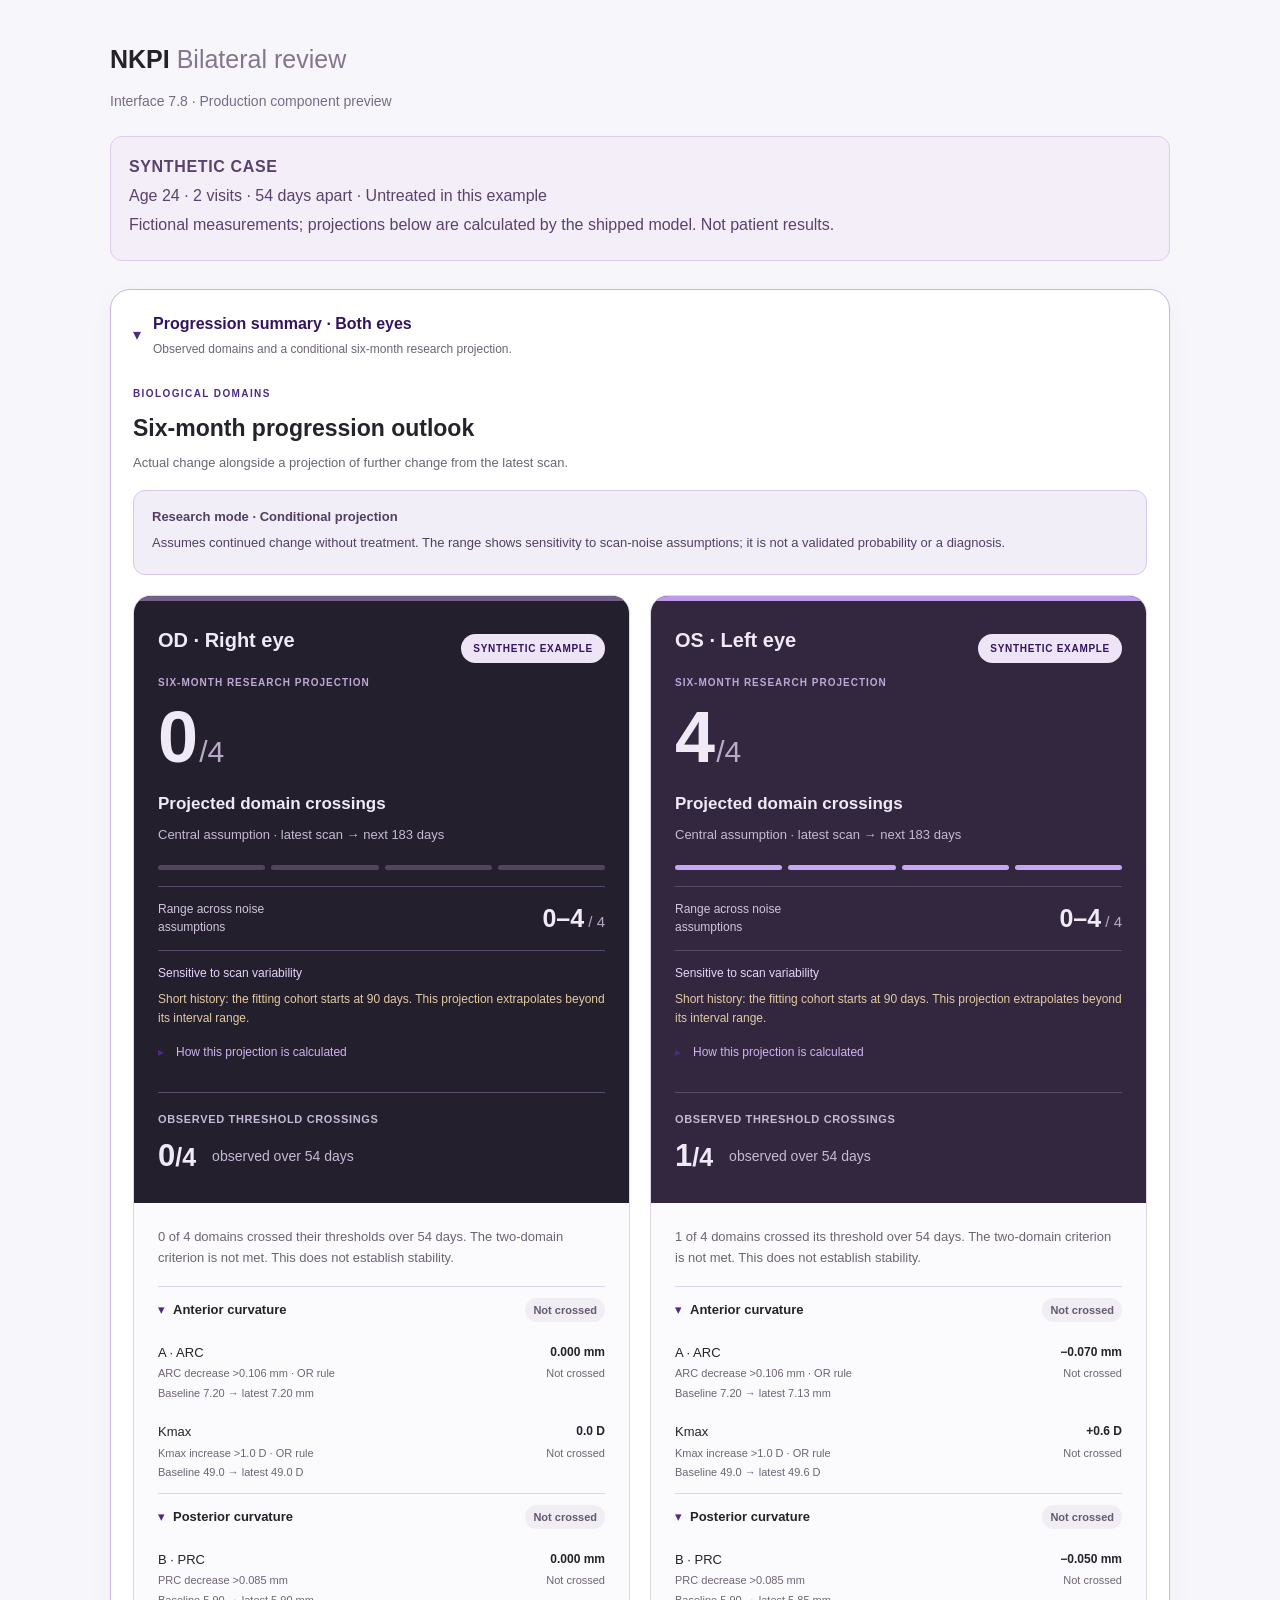
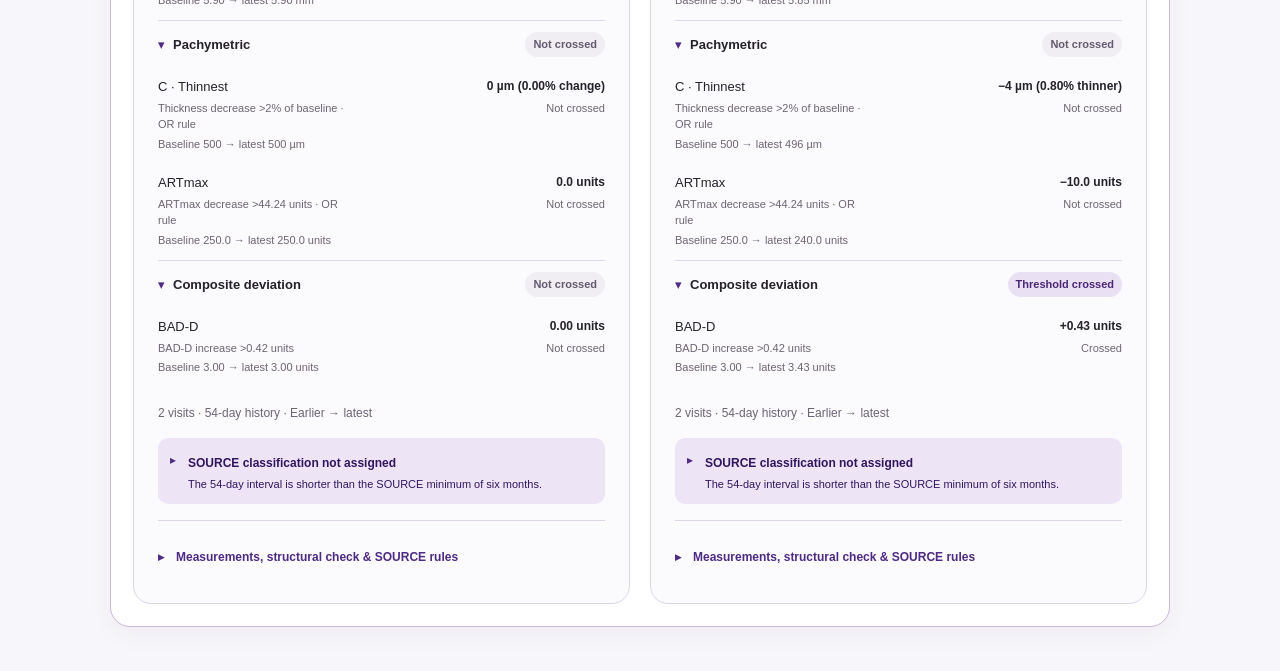
<file: docs/OUTLOOK_PREVIEW.html>
<!doctype html><html lang="en"><head><meta charset="utf-8"><meta name="viewport" content="width=device-width,initial-scale=1"><title>NKPI 7.8 · Synthetic preview</title><link rel="stylesheet" href="../components/app.css"><style>body{padding:28px 12px}main{max-width:1060px;margin:auto}.preview-head{margin:0 0 24px}.preview-head h1{font-size:25px}.preview-head p{color:#786C85;font-size:14px}.preview-case{border:1px solid #DCCCEB;background:#F3EEF8;border-radius:12px;padding:18px;margin:18px 0;color:#59426D}.preview-case p{margin:5px 0}.preview-case strong{letter-spacing:.04em}h2{font-size:23px}details>summary{cursor:pointer}</style></head><body><main><header class="preview-head"><h1>NKPI <span style="font-weight:400;color:#84768F">Bilateral review</span></h1><p>Interface 7.8 · Production component preview</p></header><div class="preview-case"><strong>SYNTHETIC CASE</strong><p>Age 24 · 2 visits · 54 days apart · Untreated in this example</p><p>Fictional measurements; projections below are calculated by the shipped model. Not patient results.</p></div><details class="card progression-drawer" open><summary><span><b>Progression summary · Both eyes</b><small>Observed domains and a conditional six-month research projection.</small></span></summary><div class="progression-intro"><span class="eyebrow">BIOLOGICAL DOMAINS</span><h2>Six-month progression outlook</h2><p>Actual change alongside a projection of further change from the latest scan.</p></div><div class="progression-training-note"><b>Research mode · Conditional projection</b><p>Assumes continued change without treatment. The range shows sensitivity to scan-noise assumptions; it is not a validated probability or a diagnosis.</p></div><div class="eye-grid"><article class="progression-eye" data-progression-eye="OD"><div class="progression-overview"><div class="progression-eye-heading"><h3>OD · Right eye</h3><span class="badge">SYNTHETIC EXAMPLE</span></div><section class="progression-forecast" data-forecast-status="ready"><div class="projection-kicker">SIX-MONTH RESEARCH PROJECTION</div><div class="progression-forecast-value">0<span>/4</span></div><div class="progression-forecast-label">Projected domain crossings</div><p>Central assumption · latest scan → next 183 days</p><div class="projection-segments" aria-hidden="true"><span class=""></span><span class=""></span><span class=""></span><span class=""></span></div><div class="projection-range"><span>Range across noise assumptions</span><strong>0–4<small> / 4</small></strong></div><div class="projection-sensitivity">Sensitive to scan variability</div><p class="projection-context">Short history: the fitting cohort starts at 90 days. This projection extrapolates beyond its interval range.</p><details class="progression-forecast-definition"><summary>How this projection is calculated</summary><p>The eye’s recent change is combined with a joint trend distribution fitted to 179 eligible eyes from 101 patients. Uncertain trends are tempered according to assumed scan noise. The same four thresholds are then applied using the latest scan as the new reference. Already observed crossings are not added to this count.</p><table class="projection-scenarios"><thead><tr><th>Noise assumption</th><th>Count</th><th>Range</th></tr></thead><tbody><tr><td>Lower assumed noise</td><td>0/4</td><td>0–2</td></tr><tr><td>Central assumption</td><td>0/4</td><td>0–3</td></tr><tr><td>Higher assumed noise</td><td>0/4</td><td>0–4</td></tr><tr><td>Shared measurement error</td><td>0/4</td><td>0–4</td></tr></tbody></table><p>The displayed range combines central 90% simulation ranges under lower, central, higher and correlated scan-noise assumptions. The noise settings are sensitivity assumptions scaled to the domain thresholds, not measured repeatability limits. The count comes from projected central values, not from averaging domain votes.</p><p>This assumes continued change without treatment and comparable scans. It is not a probability, diagnosis or validated forecast. There are no third visits to test two-visit forecasts. Cohort-parameter uncertainty, future changes in trend and all clinical sources of variability are not included. Age does not automatically reduce the projected trend.</p><p>The JSON download includes this research projection and its assumptions. The NKPI score and PDF remain separate.</p></details></section><div class="progression-observed-label">Observed threshold crossings</div><div class="progression-count"><b>0<span>/4</span></b><span>observed over 54 days</span></div></div><div class="progression-detail"><p class="progression-reason">0 of 4 domains crossed their thresholds over 54 days. The two-domain criterion is not met. This does not establish stability.</p><details class="progression-domain" data-domain="anterior" open><summary><span class="progression-domain-name">Anterior curvature</span><span class="progression-domain-status not-crossed">Not crossed</span></summary><div class="progression-component"><span>A · ARC</span><strong>0.000 mm</strong><small>ARC decrease &gt;0.106 mm · OR rule</small><span class="progression-component-result">Not crossed</span><small class="progression-component-visits">Baseline 7.20 → latest 7.20 mm</small></div><div class="progression-component"><span>Kmax</span><strong>0.0 D</strong><small>Kmax increase &gt;1.0 D · OR rule</small><span class="progression-component-result">Not crossed</span><small class="progression-component-visits">Baseline 49.0 → latest 49.0 D</small></div></details><details class="progression-domain" data-domain="posterior" open><summary><span class="progression-domain-name">Posterior curvature</span><span class="progression-domain-status not-crossed">Not crossed</span></summary><div class="progression-component"><span>B · PRC</span><strong>0.000 mm</strong><small>PRC decrease &gt;0.085 mm</small><span class="progression-component-result">Not crossed</span><small class="progression-component-visits">Baseline 5.90 → latest 5.90 mm</small></div></details><details class="progression-domain" data-domain="pachymetric" open><summary><span class="progression-domain-name">Pachymetric</span><span class="progression-domain-status not-crossed">Not crossed</span></summary><div class="progression-component"><span>C · Thinnest</span><strong>0 µm (0.00% change)</strong><small>Thickness decrease &gt;2% of baseline · OR rule</small><span class="progression-component-result">Not crossed</span><small class="progression-component-visits">Baseline 500 → latest 500 µm</small></div><div class="progression-component"><span>ARTmax</span><strong>0.0 units</strong><small>ARTmax decrease &gt;44.24 units · OR rule</small><span class="progression-component-result">Not crossed</span><small class="progression-component-visits">Baseline 250.0 → latest 250.0 units</small></div></details><details class="progression-domain" data-domain="composite" open><summary><span class="progression-domain-name">Composite deviation</span><span class="progression-domain-status not-crossed">Not crossed</span></summary><div class="progression-component"><span>BAD-D</span><strong>0.00 units</strong><small>BAD-D increase &gt;0.42 units</small><span class="progression-component-result">Not crossed</span><small class="progression-component-visits">Baseline 3.00 → latest 3.00 units</small></div></details><p class="progression-meta">2 visits · 54-day history · Earlier → latest</p><details class="progression-evidence"><summary><span><b>SOURCE classification not assigned</b><small>The 54-day interval is shorter than the SOURCE minimum of six months.</small></span></summary><p>Threshold crossings are shown, but the study classification cannot be assigned from this comparison.</p><ul><li>The 54-day interval is shorter than the SOURCE minimum of six months.</li></ul></details><details class="progression-values"><summary>Measurements, structural check &amp; SOURCE rules</summary><div class="progression-structural"><b>0 / 3 structural domains cross thresholds</b><p>Sensitivity check: the ≥2-of-3 structural criterion is not met. This uses anterior curvature (ARC or Kmax), posterior curvature and pachymetry (thickness or ARTmax). BAD-D is excluded because it overlaps these measurements.</p></div><div class="table-wrap"><table><caption class="sr-only">OD · Right eye baseline and latest measurements</caption><thead><tr><th>Measurement</th><th>Baseline</th><th>Latest</th><th>Change</th></tr></thead><tbody><tr><th scope="row">A · ARC<small>mm</small></th><td>7.20</td><td>7.20</td><td>0.000</td></tr><tr><th scope="row">B · PRC<small>mm</small></th><td>5.90</td><td>5.90</td><td>0.000</td></tr><tr><th scope="row">C · Thinnest<small>µm</small></th><td>500</td><td>500</td><td>0</td></tr><tr><th scope="row">Kmax<small>D</small></th><td>49.0</td><td>49.0</td><td>0.0</td></tr><tr><th scope="row">BAD-D<small>units</small></th><td>3.00</td><td>3.00</td><td>0.00</td></tr><tr><th scope="row">ARTmax<small>units</small></th><td>250.0</td><td>250.0</td><td>0.0</td></tr></tbody></table></div><p>Thickness decrease = 100 × (baseline − latest) / baseline. Each domain contributes at most one point. Strict greater-than thresholds are applied to the entered values before display rounding. A value exactly at the threshold does not cross it. Raw radii are used, not ABCD stage scores.</p><p>SOURCE P0175 resubmission, pages 3–4: the research endpoint requires ≥2 of 4 domains in an eligible comparison. The 0–1 domain result means the threshold criterion is not met; missing or unreliable values are indeterminate, not stable.</p><p>Study comparisons require baseline age 18–50, acceptable same-eye pretreatment scans at least six calendar months apart, and all six verified measurements. Prior corneal procedures, scans across treatment, documented scarring >1 mm and other protocol exclusions need source-record review. Scarring, contact-lens washout and full study enrollment eligibility are not assessed here. Missing information is not evidence of absence.</p><p>Prespecified research criteria, not a validated diagnosis, progression probability or CXL recommendation. The thresholds have not been validated here for post-CXL monitoring. Neither age nor interval adds domain points. This panel does not change NKPI or its PDF. The JSON export includes the separately labelled research projection.</p></details></div></article><article class="progression-eye" data-progression-eye="OS"><div class="progression-overview has-crossings"><div class="progression-eye-heading"><h3>OS · Left eye</h3><span class="badge">SYNTHETIC EXAMPLE</span></div><section class="progression-forecast" data-forecast-status="ready"><div class="projection-kicker">SIX-MONTH RESEARCH PROJECTION</div><div class="progression-forecast-value">4<span>/4</span></div><div class="progression-forecast-label">Projected domain crossings</div><p>Central assumption · latest scan → next 183 days</p><div class="projection-segments" aria-hidden="true"><span class="filled"></span><span class="filled"></span><span class="filled"></span><span class="filled"></span></div><div class="projection-range"><span>Range across noise assumptions</span><strong>0–4<small> / 4</small></strong></div><div class="projection-sensitivity">Sensitive to scan variability</div><p class="projection-context">Short history: the fitting cohort starts at 90 days. This projection extrapolates beyond its interval range.</p><details class="progression-forecast-definition"><summary>How this projection is calculated</summary><p>The eye’s recent change is combined with a joint trend distribution fitted to 179 eligible eyes from 101 patients. Uncertain trends are tempered according to assumed scan noise. The same four thresholds are then applied using the latest scan as the new reference. Already observed crossings are not added to this count.</p><table class="projection-scenarios"><thead><tr><th>Noise assumption</th><th>Count</th><th>Range</th></tr></thead><tbody><tr><td>Lower assumed noise</td><td>4/4</td><td>3–4</td></tr><tr><td>Central assumption</td><td>4/4</td><td>1–4</td></tr><tr><td>Higher assumed noise</td><td>3/4</td><td>0–4</td></tr><tr><td>Shared measurement error</td><td>3/4</td><td>0–4</td></tr></tbody></table><p>The displayed range combines central 90% simulation ranges under lower, central, higher and correlated scan-noise assumptions. The noise settings are sensitivity assumptions scaled to the domain thresholds, not measured repeatability limits. The count comes from projected central values, not from averaging domain votes.</p><p>This assumes continued change without treatment and comparable scans. It is not a probability, diagnosis or validated forecast. There are no third visits to test two-visit forecasts. Cohort-parameter uncertainty, future changes in trend and all clinical sources of variability are not included. Age does not automatically reduce the projected trend.</p><p>The JSON download includes this research projection and its assumptions. The NKPI score and PDF remain separate.</p></details></section><div class="progression-observed-label">Observed threshold crossings</div><div class="progression-count"><b>1<span>/4</span></b><span>observed over 54 days</span></div></div><div class="progression-detail"><p class="progression-reason">1 of 4 domains crossed its threshold over 54 days. The two-domain criterion is not met. This does not establish stability.</p><details class="progression-domain" data-domain="anterior" open><summary><span class="progression-domain-name">Anterior curvature</span><span class="progression-domain-status not-crossed">Not crossed</span></summary><div class="progression-component"><span>A · ARC</span><strong>−0.070 mm</strong><small>ARC decrease &gt;0.106 mm · OR rule</small><span class="progression-component-result">Not crossed</span><small class="progression-component-visits">Baseline 7.20 → latest 7.13 mm</small></div><div class="progression-component"><span>Kmax</span><strong>+0.6 D</strong><small>Kmax increase &gt;1.0 D · OR rule</small><span class="progression-component-result">Not crossed</span><small class="progression-component-visits">Baseline 49.0 → latest 49.6 D</small></div></details><details class="progression-domain" data-domain="posterior" open><summary><span class="progression-domain-name">Posterior curvature</span><span class="progression-domain-status not-crossed">Not crossed</span></summary><div class="progression-component"><span>B · PRC</span><strong>−0.050 mm</strong><small>PRC decrease &gt;0.085 mm</small><span class="progression-component-result">Not crossed</span><small class="progression-component-visits">Baseline 5.90 → latest 5.85 mm</small></div></details><details class="progression-domain" data-domain="pachymetric" open><summary><span class="progression-domain-name">Pachymetric</span><span class="progression-domain-status not-crossed">Not crossed</span></summary><div class="progression-component"><span>C · Thinnest</span><strong>−4 µm (0.80% thinner)</strong><small>Thickness decrease &gt;2% of baseline · OR rule</small><span class="progression-component-result">Not crossed</span><small class="progression-component-visits">Baseline 500 → latest 496 µm</small></div><div class="progression-component"><span>ARTmax</span><strong>−10.0 units</strong><small>ARTmax decrease &gt;44.24 units · OR rule</small><span class="progression-component-result">Not crossed</span><small class="progression-component-visits">Baseline 250.0 → latest 240.0 units</small></div></details><details class="progression-domain" data-domain="composite" open><summary><span class="progression-domain-name">Composite deviation</span><span class="progression-domain-status crossed">Threshold crossed</span></summary><div class="progression-component"><span>BAD-D</span><strong>+0.43 units</strong><small>BAD-D increase &gt;0.42 units</small><span class="progression-component-result">Crossed</span><small class="progression-component-visits">Baseline 3.00 → latest 3.43 units</small></div></details><p class="progression-meta">2 visits · 54-day history · Earlier → latest</p><details class="progression-evidence"><summary><span><b>SOURCE classification not assigned</b><small>The 54-day interval is shorter than the SOURCE minimum of six months.</small></span></summary><p>Threshold crossings are shown, but the study classification cannot be assigned from this comparison.</p><ul><li>The 54-day interval is shorter than the SOURCE minimum of six months.</li></ul></details><details class="progression-values"><summary>Measurements, structural check &amp; SOURCE rules</summary><div class="progression-structural"><b>0 / 3 structural domains cross thresholds</b><p>Sensitivity check: the ≥2-of-3 structural criterion is not met. This uses anterior curvature (ARC or Kmax), posterior curvature and pachymetry (thickness or ARTmax). BAD-D is excluded because it overlaps these measurements.</p></div><div class="table-wrap"><table><caption class="sr-only">OS · Left eye baseline and latest measurements</caption><thead><tr><th>Measurement</th><th>Baseline</th><th>Latest</th><th>Change</th></tr></thead><tbody><tr><th scope="row">A · ARC<small>mm</small></th><td>7.20</td><td>7.13</td><td>−0.070</td></tr><tr><th scope="row">B · PRC<small>mm</small></th><td>5.90</td><td>5.85</td><td>−0.050</td></tr><tr><th scope="row">C · Thinnest<small>µm</small></th><td>500</td><td>496</td><td>−4</td></tr><tr><th scope="row">Kmax<small>D</small></th><td>49.0</td><td>49.6</td><td>+0.6</td></tr><tr><th scope="row">BAD-D<small>units</small></th><td>3.00</td><td>3.43</td><td>+0.43</td></tr><tr><th scope="row">ARTmax<small>units</small></th><td>250.0</td><td>240.0</td><td>−10.0</td></tr></tbody></table></div><p>Thickness decrease = 100 × (baseline − latest) / baseline. Each domain contributes at most one point. Strict greater-than thresholds are applied to the entered values before display rounding. A value exactly at the threshold does not cross it. Raw radii are used, not ABCD stage scores.</p><p>SOURCE P0175 resubmission, pages 3–4: the research endpoint requires ≥2 of 4 domains in an eligible comparison. The 0–1 domain result means the threshold criterion is not met; missing or unreliable values are indeterminate, not stable.</p><p>Study comparisons require baseline age 18–50, acceptable same-eye pretreatment scans at least six calendar months apart, and all six verified measurements. Prior corneal procedures, scans across treatment, documented scarring >1 mm and other protocol exclusions need source-record review. Scarring, contact-lens washout and full study enrollment eligibility are not assessed here. Missing information is not evidence of absence.</p><p>Prespecified research criteria, not a validated diagnosis, progression probability or CXL recommendation. The thresholds have not been validated here for post-CXL monitoring. Neither age nor interval adds domain points. This panel does not change NKPI or its PDF. The JSON export includes the separately labelled research projection.</p></details></div></article></div></details></main></body></html>
</file>
<file: components/app.css>
:root{color-scheme:light;--purple:#4E2A84;--dark:#32145F;--light:#EDE5F5;--bg:#F7F6FA;--text:#25222A;--muted:#6D6474;--border:#DDD4E8}*{box-sizing:border-box}html,body{margin:0;height:auto;min-height:0;background:var(--bg);color:var(--text);font-family:-apple-system,BlinkMacSystemFont,"Segoe UI",Arial,sans-serif;line-height:1.5}#app{max-width:1080px;margin:0 auto;padding:4px 16px 18px}h1{font-size:28px;line-height:1.25;margin:16px 0}h2{font-size:24px;margin:0 0 16px}h3{font-size:18px;margin:0 0 12px}.utility{display:flex;align-items:center;justify-content:space-between;gap:12px;margin:6px 0 16px;font-size:12px;color:var(--muted)}.utility div,.actions{display:flex;flex-wrap:wrap;gap:8px}button{border:1px solid var(--border);border-radius:999px;background:#fff;color:var(--dark);font:inherit;font-size:13px;font-weight:650;padding:10px 17px;cursor:pointer;min-height:42px}button:hover{background:var(--light);border-color:var(--purple)}button.primary{color:#fff;background:var(--purple);border-color:var(--purple)}button:disabled{opacity:.45;cursor:not-allowed}button:focus-visible,input:focus-visible,select:focus-visible,summary:focus-visible{outline:3px solid #9A7BC6;outline-offset:2px}iframe{display:block;width:100%;border:0;background:var(--bg)}#extractor-frame{min-height:870px}#cornea-frame{height:700px}.card,.clinical-card{background:#fff;border:1px solid var(--border);border-radius:20px;padding:22px;margin:16px 0;box-shadow:0 8px 26px rgba(50,20,95,.04)}summary{cursor:pointer;display:flex;align-items:center;gap:12px;list-style:none}summary:before{content:"▸";color:var(--purple)}details[open]>summary:before{content:"▾"}summary small{display:block;font-size:13px;color:var(--muted);font-weight:400;margin-top:3px}.eye-grid{display:grid;grid-template-columns:1fr 1fr;gap:20px;align-items:start}.eye-editor{border:1px solid var(--border);border-radius:16px;padding:18px;min-width:0}.editor-title{display:flex;align-items:center;justify-content:space-between;gap:10px;margin-bottom:16px;font-size:17px;font-weight:700}.editor-title select{max-width:135px}.field{display:flex;flex-direction:column;gap:6px;font-size:13px;font-weight:600}.editor-settings,.quality-grid{display:grid;grid-template-columns:1fr 1fr;gap:10px;margin-bottom:15px}.editor-settings:has([hidden]),.quality-grid:has(>:only-child){grid-template-columns:1fr}.field input,select,input[type=number]{width:100%;min-width:0;min-height:43px;border:1px solid #D8CEE5;border-radius:9px;padding:9px 10px;background:#fff;color:var(--text);font:inherit;font-size:15px}.entry-header,.entry-row{display:grid;grid-template-columns:1.05fr 1fr;gap:9px;align-items:center;margin:10px 0}.paired .entry-header,.paired .entry-row{grid-template-columns:1fr .8fr .8fr}.entry-header{font-size:11px;color:var(--muted);text-transform:uppercase;letter-spacing:.06em}.entry-label{font-size:13px;font-weight:650}.entry-label small{display:block;font-size:11px;color:var(--muted);font-weight:400}.check{display:flex;gap:9px;align-items:flex-start;font-size:13px;font-weight:500}.check input{accent-color:var(--purple);width:17px;height:17px;flex-shrink:0;margin-top:3px}.eligibility{margin-top:15px;padding:12px;background:var(--light);border-radius:10px}.form-footer{display:flex;align-items:center;justify-content:space-between;gap:16px;padding-top:22px}.notice{border:1px solid var(--border);border-radius:12px;padding:14px 16px;background:var(--light);margin:14px 0;font-size:14px}.notice.error{background:#FFF2F1;border-color:#E5B5B2;color:#88271F}.notice.success{background:#EFF8F1;color:#255D38;border-color:#C9DCCD}.notice.warning{background:#FFF8E8;border-color:#E9D4A8;color:#745017}.muted{color:var(--muted);font-size:13px}.micro{font-size:11px;color:var(--muted)}.section-head{display:flex;align-items:center;justify-content:space-between;gap:12px}.badge{border-radius:99px;background:var(--light);color:var(--dark);padding:7px 12px;font-size:10px;font-weight:700;letter-spacing:.07em}.score-label{font-size:11px;text-transform:uppercase;color:var(--dark);letter-spacing:.1em;font-weight:700}.score-number{font-size:60px;line-height:1.25;color:var(--purple);font-weight:780;margin:10px 0 0}.score-number span{font-size:22px;color:var(--muted)}.score-sub{font-size:14px;font-weight:600;color:var(--muted);margin-top:6px}.score-card{text-align:center}.gauge-labels{display:flex;justify-content:space-between;font-size:11px;color:var(--muted)}.gauge{position:relative;height:16px;border-radius:99px;background:linear-gradient(90deg,#2E7D32 0%,#8DBB53 28%,#F4C95D 55%,#E58A45 75%,#B3261E 100%);margin:14px 2px 32px}.marker{position:absolute;top:-7px;width:3px;height:30px;background:#21152D;transform:translateX(-1px)}.marker:after{content:"This eye";position:absolute;top:31px;left:50%;transform:translateX(-50%);white-space:nowrap;font-size:10px;font-weight:700}.interpretation{background:var(--light);color:var(--dark);padding:15px;border-radius:13px;font-size:14px;line-height:1.65}.reason-up,.reason-down{border-left:4px solid #B3261E;border-radius:12px;padding:14px 15px;margin:10px 0;background:#FFF4F3;font-size:13px}.reason-down{border-left-color:#2E7D32;background:#F1FAF3}.clinical-card .score-label{margin-bottom:10px}.audit{margin-top:14px}.audit .table-wrap{margin-top:12px}.table-wrap{overflow:auto;max-width:100%}table{border-collapse:collapse;width:100%;font-size:12px;text-align:left}th,td{border-bottom:1px solid #E9E3EF;padding:8px 5px;vertical-align:top}th{color:var(--dark);font-weight:650;background:#F7F4FA}td.num{font-variant-numeric:tabular-nums}.result-actions{display:flex;gap:8px;flex-wrap:wrap;margin:16px 0}.limits p{font-size:13px}.viewer-heading{padding-top:24px;border-top:1px solid var(--border);margin-top:26px}.eyebrow{color:var(--purple);font-size:10px;font-weight:700;letter-spacing:.14em}.hash{font:10px ui-monospace,SFMono-Regular,Consolas,monospace;overflow-wrap:anywhere}footer{display:flex;align-items:center;justify-content:space-between;gap:12px;margin:20px 0;color:var(--muted);font-size:11px}dialog{max-width:480px;border:1px solid var(--border);border-radius:20px;padding:28px;color:var(--text)}dialog::backdrop{background:rgba(35,20,50,.35)}[hidden]{display:none!important}@media(max-width:700px){#app{padding:4px 8px 12px}.utility{flex-direction:column;align-items:flex-start}.eye-grid{grid-template-columns:1fr}.card,.clinical-card{padding:17px}.form-footer,footer{flex-direction:column;align-items:stretch}.editor-title{font-size:16px}.score-number{font-size:54px}h1{font-size:24px}button{font-size:12px}.entry-label{font-size:12px}#extractor-frame{min-height:900px}}

.reset-panel{background:#F1EAF8;border-color:#9D83BC}.reset-panel h2{font-size:21px}.reset-panel p{font-size:14px}
/* v4.1 original report map gallery; matches the existing purple interface. */
.viewer-tabs{display:flex;gap:6px;background:#ECE6F2;border:1px solid var(--border);border-radius:14px;padding:5px;margin:12px 0}
.viewer-tabs button{flex:1;border:0;border-radius:10px;background:transparent;white-space:normal}
.viewer-tabs button.active{background:var(--purple);color:#fff}
.report-gallery{margin-top:8px}.report-gallery .section-head{align-items:flex-start}.report-gallery h2{margin-bottom:4px}
.report-tools{display:flex;align-items:end;gap:14px;flex-wrap:wrap}.report-tools .field{min-width:190px}.report-tools>span{flex:1}
.report-thumbnails{display:flex;gap:10px;overflow-x:auto;padding:8px 2px 12px;margin:10px 0;scrollbar-width:thin}
.report-thumb{flex:0 0 155px;display:flex;flex-direction:column;align-items:stretch;text-align:left;gap:8px;border-radius:12px;padding:9px;white-space:normal;font-size:11px;line-height:1.4}
.report-thumb img{width:135px;height:100px;object-fit:contain;background:#F5F3F8;border-radius:6px}
.report-thumb[aria-pressed=true]{border:2px solid var(--purple);padding:8px;background:var(--light)}
.report-caption{display:flex;flex-direction:column;gap:3px;margin:8px 0}.report-caption b{font-size:14px;color:var(--dark)}
.report-image-wrap{width:100%;height:auto;max-height:780px;overflow:auto;background:#F1EEF5;border:1px solid var(--border);border-radius:12px}
#report-image{display:block;max-width:none;width:100%;height:auto;margin:0 auto}.report-zoom{display:flex;gap:6px;margin:10px 0}
#report-dialog{width:min(1200px,96vw);max-width:96vw;max-height:94vh;padding:20px;border:1px solid var(--border);border-radius:18px}
#report-dialog h2{font-size:20px;margin:0}.dialog-report-wrap{overflow:auto;max-height:75vh}.dialog-report-wrap img{display:block;width:100%;height:auto}
@media(max-width:700px){.viewer-tabs{flex-direction:column}.report-gallery .section-head{display:block}.report-tools{align-items:stretch}.report-tools .field{width:100%}.report-thumb{flex-basis:132px}.report-thumb img{width:112px;height:84px}.report-zoom button{padding:8px 11px}.report-image-wrap{max-height:600px}}

/* Inline expansion avoids an off-screen native modal in a tall Streamlit iframe. */
#report-dialog{width:100%;max-width:none;max-height:none;padding:16px;margin:12px 0;background:#F8F5FB}
#report-dialog .section-head{position:sticky;top:0;background:#F8F5FB;padding-bottom:10px}
#report-dialog .dialog-report-wrap{max-height:850px;border:1px solid var(--border);border-radius:10px;background:#fff;overflow:auto}
#report-dialog .dialog-report-wrap img{width:125%;min-width:1000px;max-width:none;height:auto}
/* v4.3 stable, readable ranked comparison. No data hidden behind a closed tab. */
.ranked-audit{padding:20px 16px}.ranked-audit>summary{font-size:17px;min-height:34px;line-height:1.35}
.ranked-audit[open]>summary{margin-bottom:14px}.impact-intro p,.impact-method{font-size:12px;color:var(--muted);line-height:1.6}
.impact-badge{display:inline-block;background:var(--light);color:var(--dark);border-radius:999px;padding:5px 10px;font-size:10px;font-weight:750}
.impact-key{display:flex;justify-content:space-between;gap:12px;font-size:11px;margin:14px 0 4px}
.impact-up{color:#9D3827}.impact-down{color:#246543}.impact-neutral{color:#6D6474}
.impact-table{font-size:12px;min-width:430px;table-layout:fixed}.impact-table thead th{font-size:10px;padding:10px 5px}
.impact-table thead th:first-child{width:29%}.impact-table thead th:nth-child(2){width:23%}.impact-table thead th:nth-child(3){width:21%}.impact-table thead th:last-child{width:27%}
.impact-table tbody th{background:transparent;color:var(--text);font-size:12px;font-weight:650;padding:12px 4px}
.impact-table td{padding:12px 5px}.impact-table tr:nth-child(1){background:#F9F6FD}.impact-table tr:nth-child(2){background:#FDFBFF}
.impact-rank{display:inline-flex;align-items:center;justify-content:center;border-radius:6px;background:#EEE7F5;color:var(--purple);width:18px;height:20px;font-size:10px;margin:0 4px 5px 0;vertical-align:top}
.impact-name{display:inline-block;max-width:calc(100% - 26px)}.impact-table small{display:block;font-size:10px;font-weight:400;line-height:1.45;margin-top:4px;color:var(--muted);overflow-wrap:anywhere}
.impact-table .training-warning{color:#916326}.impact-table td b{font-size:13px;white-space:nowrap}
.impact-meter{display:block;height:8px;background:#F0EDF4;border-radius:2px;position:relative;margin:7px 0 5px;overflow:hidden}.impact-zero{position:absolute;left:50%;top:0;bottom:0;border-left:1px solid #7B7188;z-index:2}
.impact-fill{position:absolute;height:100%;border-radius:2px}.impact-fill.impact-up{background:#C97866}.impact-fill.impact-down{background:#599876}
.technical-audit{border-top:1px solid var(--border);margin-top:18px;padding-top:14px;font-size:13px}.technical-audit summary{min-height:32px}
.sr-only{position:absolute;width:1px;height:1px;margin:-1px;padding:0;overflow:hidden;clip:rect(0,0,0,0);white-space:nowrap;border:0}
.eye-grid>section{min-width:0}.impact-wrap:focus-visible{outline:2px solid #9272BA}
@media(max-width:700px){.ranked-audit{padding:15px 11px}.ranked-audit>summary{font-size:16px}}
.current-impact-score{display:block;font-size:13px;color:var(--dark);margin-top:10px}

/* v7.4: collapsed SOURCE-domain panel; scoped to preserve the existing UI. */
.progression-drawer{margin-top:28px;border-color:#C9B6DD}
.progression-drawer>summary{min-height:46px;color:var(--dark)}
.progression-drawer>summary small{display:block;color:var(--muted);font-size:12px;font-weight:400;margin-top:4px}
.progression-intro{margin:22px 0 18px}.progression-intro h2{margin:7px 0;font-size:23px}.progression-intro p{font-size:13px;color:var(--muted);margin:0;max-width:750px}
.progression-eye{background:#FBFAFD;border:1px solid var(--border);border-radius:18px;padding:0;min-width:0;overflow:hidden}
.progression-overview{background:#241F2D;color:#F0EAF7;padding:24px;border-top:5px solid #746189;min-height:300px}
.progression-overview.has-crossings{background:#32273F;border-top-color:#BE9BE9}
.progression-detail{padding:24px}
.progression-training-note{background:#F5F0E8;border:1px solid #DCCBAF;border-radius:12px;padding:16px 18px;margin-bottom:20px;color:#694D25;font-size:13px;line-height:1.5}
.progression-training-note p{margin:6px 0}.progression-training-note summary{min-height:36px;color:#694D25}
.progression-training-note>details{margin-top:5px}.progression-training-note>details>p{color:#514B54}
.progression-eye-heading{display:flex;justify-content:space-between;align-items:center;gap:8px;flex-wrap:wrap}.progression-eye-heading h3{font-size:20px;margin:0 0 16px;color:inherit}
.progression-status{font-size:23px;line-height:1.22;font-weight:700;color:var(--dark);margin-bottom:12px;overflow-wrap:anywhere}
.progression-reason{font-size:13px;line-height:1.55;margin:0 0 18px;color:var(--muted)}
/* Requested forecast cards above actual domain rows. Threshold logic unchanged. */
.progression-observed-label{font-size:11px;color:#C6B9D5;text-transform:uppercase;letter-spacing:.06em;font-weight:600;border-top:1px solid #5B4C6B;margin-top:22px;padding-top:18px}
.progression-count{display:flex;align-items:center;gap:16px;margin:5px 0 0}.progression-count>b{font-size:31px;font-weight:650;white-space:nowrap;color:#F0EAF7;font-variant-numeric:tabular-nums}.progression-count>b span{font-size:25px;color:#F0EAF7}.progression-count>span{font-size:14px;color:#C6B9D5}
.progression-domain{border-top:1px solid var(--border);font-size:13px}.progression-domain>summary{min-height:47px;gap:8px;padding:8px 0;flex-wrap:wrap}.progression-domain-name{flex:1;min-width:90px;font-weight:600}.progression-domain-status{font-size:11px;font-weight:650;padding:4px 8px;border-radius:20px;white-space:nowrap}.progression-domain-status.crossed{background:#E9E0F4;color:#4C2676}.progression-domain-status.not-crossed{background:#F0EDF3;color:#645A70}.progression-domain-unavailable{display:flex;justify-content:space-between;gap:10px;border-top:1px solid var(--border);padding:12px 0;font-size:12px}.progression-domain-unavailable>span:last-child{color:var(--muted)}
.progression-component{display:grid;grid-template-columns:minmax(0,1fr) minmax(0,1.25fr);gap:3px 8px;padding:9px 0 12px;font-variant-numeric:tabular-nums}.progression-component strong,.progression-component-result{text-align:right}.progression-component strong{font-size:12px;overflow-wrap:anywhere}.progression-component small,.progression-component-result{font-size:11px;color:var(--muted);line-height:1.5}.progression-component-visits{grid-column:1/-1}
.progression-forecast{padding:0;background:transparent;margin:0}.progression-forecast-label{font-size:17px;font-weight:600;color:#F0EAF7}.progression-forecast-value{font-size:72px;line-height:1.15;font-weight:600;letter-spacing:-.04em;margin:6px 0 12px;color:#F0EAF7}.progression-forecast p{font-size:13px;color:#C6B9D5;margin:8px 0 0;line-height:1.55}.progression-forecast-definition{margin-top:7px}.progression-forecast-definition>summary{font-size:12px;color:#D0B3F0;min-height:36px}
.progression-evidence ul{padding-left:18px;margin:8px 0 0}.progression-evidence li{margin:5px 0}.progression-evidence>summary{align-items:flex-start}.progression-evidence>summary:before{padding-top:1px}.progression-evidence>summary small{font-size:11px;margin-top:4px;color:var(--dark)}.progression-evidence p{margin:10px 0 0}.progression-structural{background:var(--light);border-radius:8px;padding:12px;margin:8px 0}.progression-structural p{margin-bottom:0}
.progression-meta{font-size:12px;color:var(--muted);margin:16px 0}
.progression-evidence{font-size:12px;line-height:1.5;background:var(--light);border-radius:10px;padding:12px;color:var(--dark)}.progression-evidence b,.progression-evidence span{display:block}.progression-evidence span{margin-top:4px}
.progression-caution{font-size:12px;line-height:1.5;color:#87561A}.progression-values{border-top:1px solid var(--border);padding-top:14px;margin-top:16px;font-size:12px}.progression-values summary{min-height:44px;color:var(--purple);font-weight:650}.progression-values p{line-height:1.55;color:var(--muted)}.progression-values table{margin-top:10px;font-size:12px;font-variant-numeric:tabular-nums}.progression-values th small{display:block;font-size:11px;color:var(--muted)}.progression-values td{text-align:right}.progression-values thead th:not(:first-child){text-align:right}
@media(max-width:700px){.progression-overview,.progression-detail{padding:18px}.progression-status{font-size:22px}.progression-drawer>summary{align-items:flex-start}.progression-drawer>summary:before{padding-top:3px}.progression-count{align-items:flex-start;flex-wrap:wrap}.progression-forecast-value{font-size:64px}}

/* v7.8 conditional projection: neutral purple, no diagnostic risk colours. */
.projection-kicker{font-size:10px;letter-spacing:.10em;color:#BEA8D7;font-weight:700;margin-top:4px}
.progression-forecast-value>span{font-size:30px;letter-spacing:0;font-weight:400;color:#B8A9C7;margin-left:4px}
.projection-segments{display:grid;grid-template-columns:repeat(4,1fr);gap:6px;margin:20px 0 16px}.projection-segments>span{height:5px;border-radius:5px;background:#52445F}.projection-segments>.filled{background:#C7A6F2}
.projection-range{display:flex;justify-content:space-between;gap:12px;align-items:center;padding:13px 0;border-top:1px solid #594A68;border-bottom:1px solid #594A68}.projection-range>span{font-size:12px;max-width:150px;color:#D1C5DD}.projection-range>strong{font-size:25px;white-space:nowrap;font-weight:600}.projection-range small{font-size:15px;font-weight:400;color:#B8A9C7}
.projection-sensitivity{font-size:12px;color:#E6D4FC;margin-top:13px;font-weight:500}.progression-forecast p.projection-context{color:#E0CBA3;font-size:12px}
.projection-scenarios{width:100%;font-size:11px;margin-top:12px;border-collapse:collapse;color:#DFD3EA}.projection-scenarios th{text-align:left;background:transparent;color:#BFAAD5}.projection-scenarios th,.projection-scenarios td{padding:8px 4px;border-bottom:1px solid #594A68}.projection-scenarios th:not(:first-child),.projection-scenarios td:not(:first-child){text-align:right;white-space:nowrap}
.progression-training-note{background:#F2EEF7;border-color:#D7C9E5;color:#514062}.progression-training-note summary{color:#5F3D80}
</file>
